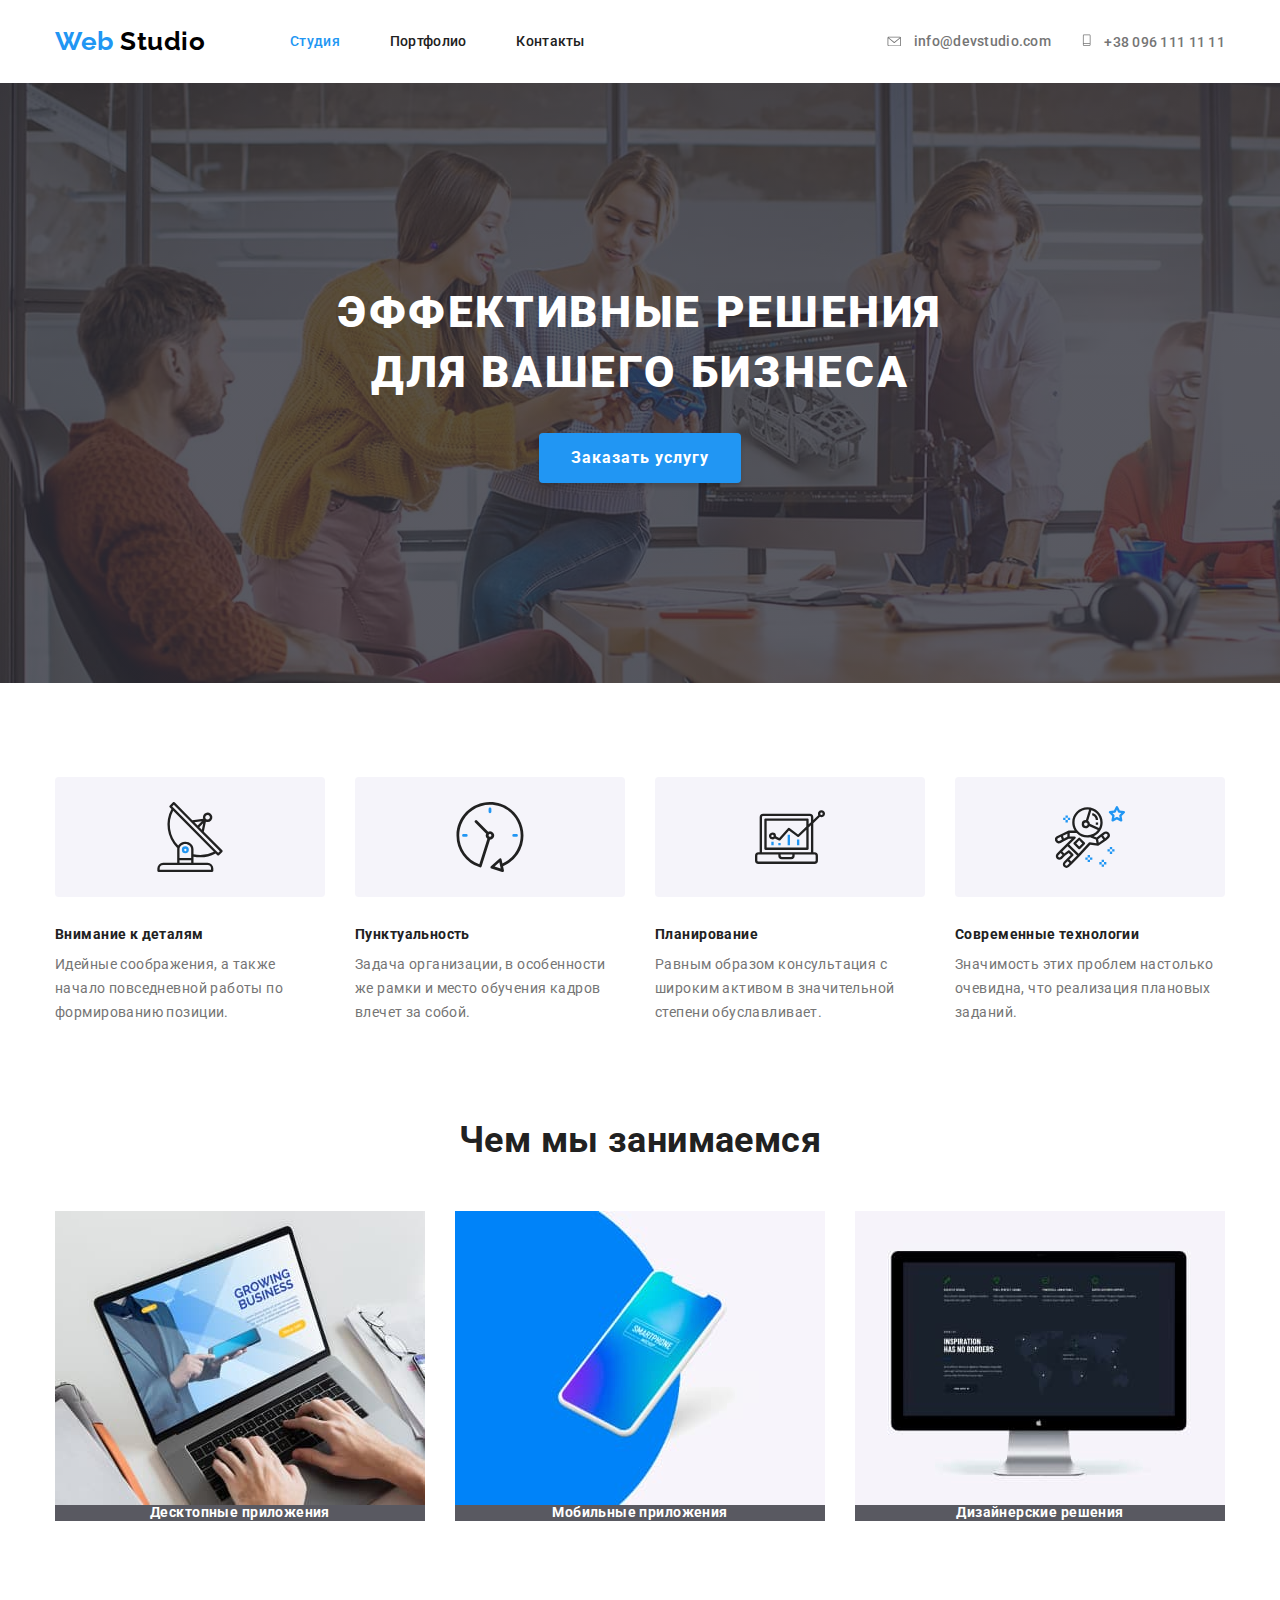
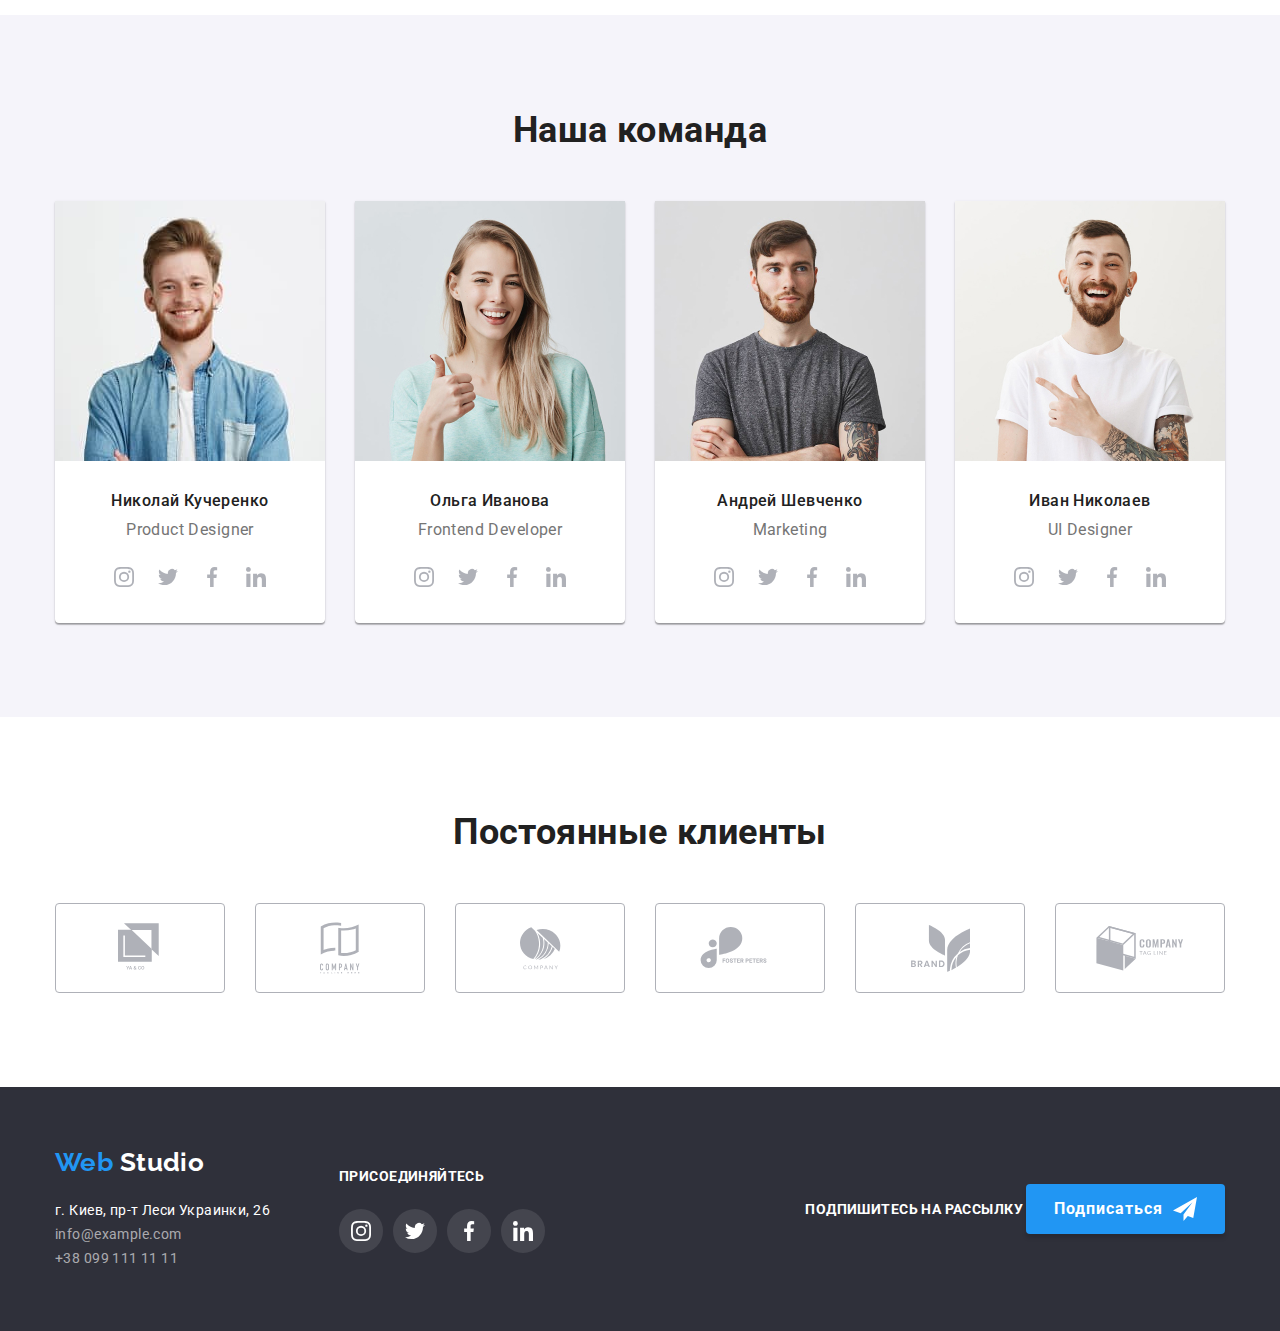
<file: index.html>
<!DOCTYPE html>
<html lang="ru">
  <head>
    <meta charset="UTF-8" />
    <meta name="viewport" content="width=device-width, initial-scale=1.0" />
    <title>Web Studio</title>
    <link
      href="https://fonts.googleapis.com/css2?family=Raleway:wght@700&family=Roboto:wght@400;500;700;900&display=swap"
      rel="stylesheet"
    />
    <link
      rel="stylesheet"
      href="https://cdnjs.cloudflare.com/ajax/libs/modern-normalize/0.7.0/modern-normalize.min.css"
    />
    <link rel="stylesheet" href="./css/styles.css" />
  </head>
  <body>
    <!-- Шапка сайта-->
    <header>
      <div class="container">
        <nav class="site-nav">
          <a href="./index.html" class="logo"><span>Web</span> Studio</a>
          <ul class="list">
            <li class="item"><a href="./index.html" class="link current">Студия</a></li>
            <li class="item">
              <a href="./portfolio.html" class="link">Портфолио</a>
            </li>
            <li class="item"><a href="" class="link">Контакты</a></li>
          </ul>
        </nav>

        <ul class="contacts list">
          <li class="mail-item">            
            <a href="mailto:info@example.com" class="link">
              <svg width="16px" height="11px" class="icon-contacts">
                <use href="./images/sprite.svg#icon-logo-mail"></use>
              </svg>
              info@devstudio.com
            </a>
          </li>
          <li class="call-item">            
            <a href="tel:+380991111111" class="link">
              <svg width="10px" height="15px" class="icon-contacts">
                <use href="./images/sprite.svg#icon-call"></use>
              </svg>
              +38 096 111 11 11
            </a>
          </li>
        </ul>
      </div>
    </header>

    <main>
      <!-- Герой-->
      <section>
        <div class="hero hero-list ">
          <h1 class="hero-title">Эффективные решения<br> для вашего бизнеса</h1>
          <a href="" class="hero-button">Заказать услугу</a>
        </div>
      </section>

      <!-- Преимущества-->
      <section class="advantages padding">
        <div class="container">
          <h2 class="visually-hidden">Преимущества</h2>
          <ul class="list">
            <li class="item icon-satellite">
              <h3 class="section-title">Внимание к деталям</h3>
              <p>
                Идейные соображения, а также начало повседневной работы по
                формированию позиции.
              </p>
            </li>
            <li class="item icon-clock">
              <h3 class="section-title">Пунктуальность</h3>
              <p>
                Задача организации, в особенности же рамки и место обучения
                кадров влечет за собой.
              </p>
            </li>
            <li class="item icon-computer">
              <h3 class="section-title">Планирование</h3>
              <p>
                Равным образом консультация с широким активом в значительной
                степени обуславливает.
              </p>
            </li>
            <li class="item icon-astronaut">
              <h3 class="section-title">Современные технологии</h3>
              <p>
                Значимость этих проблем настолько очевидна, что реализация
                плановых заданий.
              </p>
            </li>
          </ul>
        </div>
      </section>

      <!-- Чем мы занимаемся-->
      <section class="section padding">
        <div class="container">
          <h2 class="section-title work">Чем мы занимаемся</h2>
          <ul class="work-list list"> 
            <li class="item">
              <img src="./images/web-studio/desktop.jpg" alt="Десктопные приложения" width="370" height="294" />
              <h3 class="subtitle">Десктопные приложения</h3>
            </li>
            <li class="item">
              <img src="./images/web-studio/mobile.jpg" alt="Мобильные приложения" width="370" height="294" />
              <h3 class="subtitle">Мобильные приложения</h3>
            </li>
            <li class="item">
              <img src="./images/web-studio/design.jpg" alt="Дизайнерские решения" width="370" height="294" />
              <h3 class="subtitle">Дизайнерские решения</h3>
            </li>
          </ul>
        </div>
          </section>
          
          <!-- Наша команда-->
          <section class="section-team padding">
            <div class="container">
            <h2 class="section-title">Наша команда</h2>
            <ul class="list">
              <li class="list-item">
                <img src="./images/web-studio/img-1.jpg" alt="Николай Кучеренко" width="270" height="260" />
                <div class="workman">
                  <h3 class="name">Николай Кучеренко</h3>
                  <p lang="en">Product Designer</p>
                  <ul class="list">
                    <li>
                      <a href="" aria-label="ссылка инстаграм" target="_blank" rel="noreferrer noopener" class="link">
                        <svg width="20px" height="20px" class="social-link">
                          <use href="./images/sprite.svg#icon-instagram"></use>
                        </svg>
                      </a>
                    </li>
                    <li>
                      <a href="" aria-label="ссылка твиттер" target="_blank" rel="noreferrer noopener" class="link">
                        <svg width="20px" height="20px" class="social-link">
                          <use href="./images/sprite.svg#icon-twitter"></use>
                        </svg>
                      </a>
                    </li>
                    <li>
                      <a href="" aria-label="ссылка фейсбук" target="_blank" rel="noreferrer noopener" class="link">
                        <svg width="20px" height="20px" class="social-link">
                          <use href="./images/sprite.svg#icon-facebook"></use>
                        </svg>
                      </a>
                    </li>
                    <li>
                      <a href="" aria-label="ссылка линкедин" target="_blank" rel="noreferrer noopener" class="link">
                        <svg width="20px" height="20px" class="social-link">
                          <use href="./images/sprite.svg#icon-linkedin"></use>
                        </svg>
                      </a>
                    </li>
                  </ul>
                </div>
              </li>
              <li class="list-item">
                <img src="./images/web-studio/img-2.jpg" alt="Ольга Иванова" width="270" height="260" />
                <div class="workman">
                  <h3 class="name">Ольга Иванова</h3>
                  <p lang="en">Frontend Developer</p>
                  <ul class="list">
                    <li>
                      <a href="" aria-label="ссылка инстаграм" target="_blank" rel="noreferrer noopener" class="link">
                        <svg width="20px" height="20px" class="social-link">
                          <use href="./images/sprite.svg#icon-instagram"></use>
                        </svg>
                      </a>
                    </li>
                    <li>
                      <a href="" aria-label="ссылка твиттер" target="_blank" rel="noreferrer noopener" class="link">
                        <svg width="20px" height="20px" class="social-link">
                          <use href="./images/sprite.svg#icon-twitter"></use>
                        </svg>
                      </a>
                    </li>
                    <li>
                      <a href="" aria-label="ссылка фейсбук" target="_blank" rel="noreferrer noopener" class="link">
                        <svg width="20px" height="20px" class="social-link">
                          <use href="./images/sprite.svg#icon-facebook"></use>
                        </svg>
                      </a>
                    </li>
                    <li>
                      <a href="" aria-label="ссылка линкедин" target="_blank" rel="noreferrer noopener" class="link">
                        <svg width="20px" height="20px" class="social-link">
                          <use href="./images/sprite.svg#icon-linkedin"></use>
                        </svg>
                      </a>
                    </li>
                  </ul>
                </div>
              </li>
              <li class="list-item">
                <img src="./images/web-studio/img-3.jpg" alt="Андрей Шевченко" width="270" height="260" />
                <div class="workman">
                  <h3 class="name">Андрей Шевченко</h3>
                  <p lang="en">Marketing</p>
                  <ul class="list">
                    <li>
                      <a href="" aria-label="ссылка инстаграм" target="_blank" rel="noreferrer noopener" class="link">
                        <svg width="20px" height="20px" class="social-link">
                          <use href="./images/sprite.svg#icon-instagram"></use>
                        </svg>
                      </a>
                    </li>
                    <li>
                      <a href="" aria-label="ссылка твиттер" target="_blank" rel="noreferrer noopener" class="link">
                        <svg width="20px" height="20px" class="social-link">
                          <use href="./images/sprite.svg#icon-twitter"></use>
                        </svg>
                      </a>
                    </li>
                    <li>
                      <a href="" aria-label="ссылка фейсбук" target="_blank" rel="noreferrer noopener" class="link">
                        <svg width="20px" height="20px" class="social-link">
                          <use href="./images/sprite.svg#icon-facebook"></use>
                        </svg>
                      </a>
                    </li>
                    <li>
                      <a href="" aria-label="ссылка линкедин" target="_blank" rel="noreferrer noopener" class="link">
                        <svg width="20px" height="20px" class="social-link">
                          <use href="./images/sprite.svg#icon-linkedin"></use>
                        </svg>
                      </a>
                    </li>
                  </ul>
                </div>
              </li>
              <li class="list-item">
                <img src="./images/web-studio/img-4.jpg" alt="Иван Николаев" width="270" height="260" />
                <div class="workman">
                  <h3 class="name">Иван Николаев</h3>
                  <p lang="en">UI Designer</p>
                  <ul class="list">
                    <li>
                      <a href="" aria-label="ссылка инстаграм" target="_blank" rel="noreferrer noopener" class="link">
                        <svg width="20px" height="20px" class="social-link">
                          <use href="./images/sprite.svg#icon-instagram"></use>
                        </svg>
                      </a>
                    </li>
                    <li>
                      <a href="" aria-label="ссылка твиттер" target="_blank" rel="noreferrer noopener" class="link">
                        <svg width="20px" height="20px" class="social-link">
                          <use href="./images/sprite.svg#icon-twitter"></use>
                        </svg>
                      </a>
                    </li>
                    <li>
                      <a href="" aria-label="ссылка фейсбук" target="_blank" rel="noreferrer noopener" class="link">
                        <svg width="20px" height="20px" class="social-link">
                          <use href="./images/sprite.svg#icon-facebook"></use>
                        </svg>
                      </a>
                    </li>
                    <li>
                      <a href="" aria-label="ссылка линкедин" target="_blank" rel="noreferrer noopener" class="link">
                        <svg width="20px" height="20px" class="social-link">
                          <use href="./images/sprite.svg#icon-linkedin"></use>
                        </svg>
                      </a>
                    </li>
                  </ul>
                </div>
              </li>
            </ul>
            </div>
      </section>

      <!-- Постоянные клиенты-->
      <section class="section padding">
        <div class="container clients">
          <h2 class="section-clients">Постоянные клиенты</h2>
          <ul class="list clients-list">
            <li class="list-item">
              <a href="" aria-label="Ссылка компании YA & CO" target="_blank" rel="noreferrer noopener" class="link">
                <svg width="45px" height="50px" class="company-icon">
                  <use href="./images/sprite.svg#icon-logo-1"></use>
                </svg>
              </a>
            </li>
            <li class="list-item">
              <a href="" aria-label="Ссылка компании Tagline Here" target="_blank" rel="noreferrer noopener" class="link">
                <svg width="40px" height="52px" class="company-icon">
                  <use href="./images/sprite.svg#icon-logo-2"></use>
                </svg>
              </a>
            </li>
            <li class="list-item">
              <a href="" aria-label="Ссылка компании" target="_blank" rel="noreferrer noopener" class="link">
                <svg width="41px" height="43px" class="company-icon">
                  <use href="./images/sprite.svg#icon-logo-3"></use>
                </svg>
              </a>
            </li>
            <li class="list-item">
              <a href="" aria-label="Ссылка компании Foster Peters" target="_blank" rel="noreferrer noopener" class="link">
                <svg width="80px" height="42px" class="company-icon">
                  <use href="./images/sprite.svg#icon-logo-4"></use>
                </svg>
              </a>
            </li>
            <li class="list-item">
              <a href="" aria-label="Ссылка компании Brand" target="_blank" rel="noreferrer noopener" class="link">
                <svg width="59px" height="47px" class="company-icon">
                  <use href="./images/sprite.svg#icon-logo-5"></use>
                </svg>
              </a>
            </li>
            <li class="list-item">
              <a href="" aria-label="Ссылка компании Tag Line" target="_blank" rel="noreferrer noopener" class="link">
                <svg width="88px" height="45px" class="company-icon">
                  <use href="./images/sprite.svg#icon-logo-6"></use>
                </svg>
              </a>
            </li>
          </ul>
          </section>
        </div>
    </main>

    <!-- Футер-->
    <footer>
      <div class="container">
        <div class="address">
          <a href="./index.html" class="logo"><span>Web</span> Studio</a>
          <address class="address-list">
            <span>г. Киев, пр-т Леси Украинки, 26</span><br />
            <a href="mailto:info@example.com" class="link">info@example.com</a><br />
            <a href="tel:+380991111111" class="link">+38 099 111 11 11</a><br />
          </address>
        </div>
        <div class="footer-box">
          <b>присоединяйтесь</b>
          <ul class="list">
            <li class="list-item">
              <a href="" aria-label="ссылка инстаграм" 
                target="_blank" rel="noreferrer noopener"
                class="link link-item icon-instagram"></a>
            </li>
            <li class="list-item">
              <a href="" aria-label="ссылка твиттер" 
                target="_blank" rel="noreferrer noopener" 
                class="link link-item icon-twitter "></a>
            </li>
            <li class="list-item">
              <a href="" aria-label="ссылка фейсбук" 
                target="_blank" rel="noreferrer noopener" 
                class="link link-item icon-facebook"></a>
            </li>
            <li class="list-item">
              <a href="" aria-label="ссылка линкедин" 
                target="_blank" rel="noreferrer noopener"
                class="link link-item icon-linkedin"></a>
            </li>
          </ul>
        </div>
        <div class="subscribe">
          <b>Подпишитесь на рассылку</b> 
          <a href="" class="hero-button">
            Подписаться
          </a>                 
        </div>
      </div>
    </footer>
  </body>
</html>
</file>
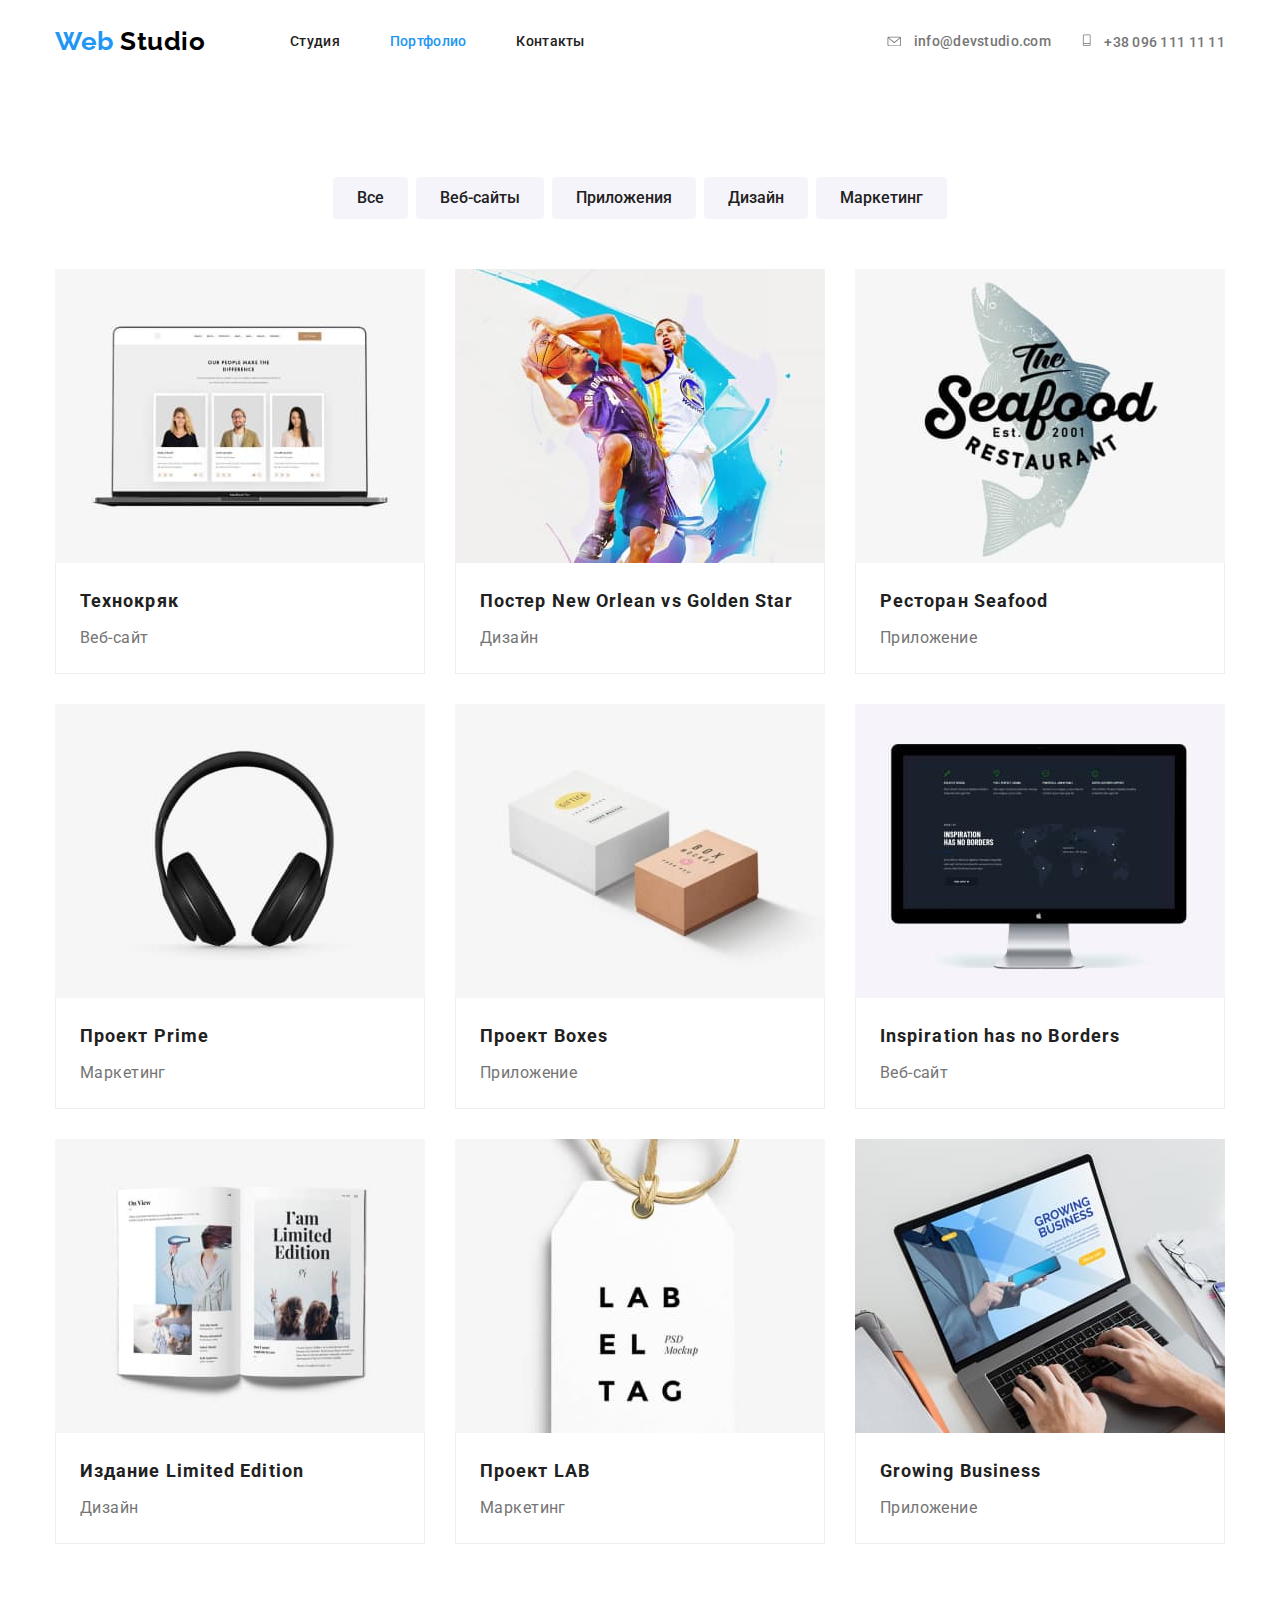
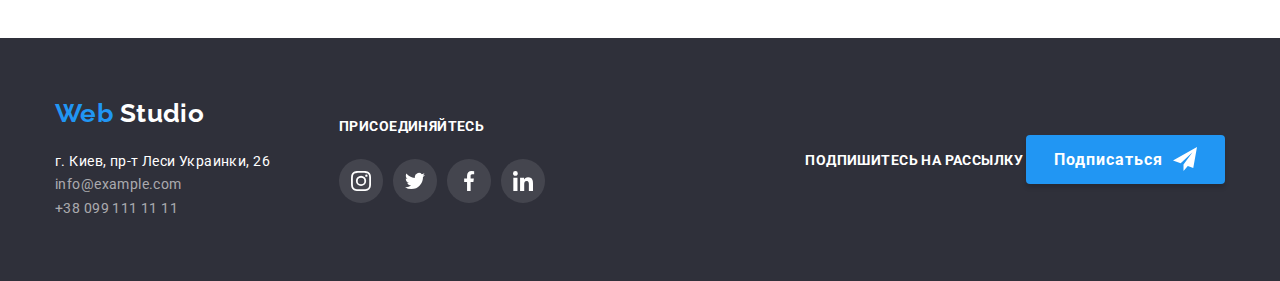
<file: portfolio.html>
<!DOCTYPE html>
<html lang="ru">
  <head>
    <meta charset="UTF-8" />
    <meta name="viewport" content="width=device-width, initial-scale=1.0" />
    <title>Портфолио</title>
    <link
      href="https://fonts.googleapis.com/css2?family=Raleway:wght@700&family=Roboto:wght@400;500;700;900&display=swap"
      rel="stylesheet"
    />
    <link
      rel="stylesheet"
      href="https://cdnjs.cloudflare.com/ajax/libs/modern-normalize/0.7.0/modern-normalize.min.css"
    />
    <link rel="stylesheet" href="./css/styles.css" />
  </head>
  <body>
    <!-- Шапка сайта-->
    <header>
      <div class="container">
        <nav class="site-nav">
          <a href="./index.html" class="logo"><span>Web</span> Studio</a>
          <ul class="list">
            <li class="item"><a href="./index.html" class="link">Студия</a></li>
            <li class="item">
              <a href="./portfolio.html" class="link current">Портфолио</a>
            </li>
            <li class="item"><a href="" class="link">Контакты</a></li>
          </ul>
        </nav>

        <ul class="contacts list">
          <li class="mail-item">
            <a href="mailto:info@example.com" class="link">
              <svg width="16px" height="11px" class="icon-contacts">
                <use href="./images/sprite.svg#icon-logo-mail"></use>
              </svg>
              info@devstudio.com
            </a>
          </li>
          <li class="call-item">
            <a href="tel:+380991111111" class="link">
              <svg width="10px" height="15px" class="icon-contacts">
                <use href="./images/sprite.svg#icon-call"></use>
              </svg>
              +38 096 111 11 11
            </a>
          </li>
        </ul>
      </div>
    </header>

    <!--Портфолио-->
    <main>
      <section class="section-works padding">
        <h1 class="visually-hidden">Наши работы</h1>
        <div class="container">
          <ul class="list-button list">
            <li class="item">
              <button type="button">Все</button>
            </li>
            <li class="item">
              <button type="button">Веб-сайты</button>
            </li>
            <li class="item">
              <button type="button">Приложения</button>
            </li>
            <li class="item">
              <button type="button">Дизайн</button>
            </li>
            <li class="item">
              <button type="button">Маркетинг</button>
            </li>
          </ul>

          <ul class="list-works list">
            <li>
              <a href="">
                <div>
                  <img
                    src="./images/portfolio/portfolio1.jpg"
                    alt="Технокряк"
                    width="370"
                    height="294"
                  />
                  <p class="text visually-hidden">
                    Технокряк это современная площадка распространения
                    коронавируса. Компании используют эту платформу для
                    цифрового шпионажа и атак на защищённые сервера конкурентов.
                  </p>
                </div>
                <div class="list-items">
                  <h2 class="title">Технокряк</h2>
                  <p class="subtitle">Веб-сайт</p>
                </div>
              </a>
            </li>
            <li>
              <a href="">
                <div>
                  <img
                    src="./images/portfolio/portfolio2.jpg"
                    alt="Постер New Orlean vs Golden Star"
                    width="370"
                    height="294"
                  />
                  <p class="text visually-hidden">
                    Технокряк это современная площадка распространения
                    коронавируса. Компании используют эту платформу для
                    цифрового шпионажа и атак на защищённые сервера конкурентов.
                  </p>
                </div>
                <div class="list-items">
                  <h2 class="title">
                    Постер <span lang="en">New Orlean vs Golden Star</span>
                  </h2>
                  <p class="subtitle">Дизайн</p>
                </div>
              </a>
            </li>
            <li>
              <a href="">
                <div>
                  <img
                    src="./images/portfolio/portfolio3.jpg"
                    alt="Ресторан Seafood"
                    width="370"
                    height="294"
                  />
                  <p class="text visually-hidden">
                    Технокряк это современная площадка распространения
                    коронавируса. Компании используют эту платформу для
                    цифрового шпионажа и атак на защищённые сервера конкурентов.
                  </p>
                </div>
                <div class="list-items">
                  <h2 class="title">Ресторан <span lang="en">Seafood</span></h2>
                  <p class="subtitle">Приложение</p>
                </div>
              </a>
            </li>
            <li>
              <a href="">
                <div>
                  <img
                    src="./images/portfolio/portfolio4.jpg"
                    alt="Проект Prime"
                    width="370"
                    height="294"
                  />
                  <p class="text visually-hidden">
                    Технокряк это современная площадка распространения
                    коронавируса. Компании используют эту платформу для
                    цифрового шпионажа и атак на защищённые сервера конкурентов.
                  </p>
                </div>
                <div class="list-items">
                  <h2 class="title">Проект <span lang="en">Prime</span></h2>
                  <p class="subtitle">Маркетинг</p>
                </div>
              </a>
            </li>
            <li>
              <a href="">
                <div>
                  <img
                    src="./images/portfolio/portfolio5.jpg"
                    alt="Проект Boxes"
                    width="370"
                    height="294"
                  />
                  <p class="text visually-hidden">
                    Технокряк это современная площадка распространения
                    коронавируса. Компании используют эту платформу для
                    цифрового шпионажа и атак на защищённые сервера конкурентов.
                  </p>
                </div>
                <div class="list-items">
                  <h2 class="title">Проект <span lang="en">Boxes</span></h2>
                  <p class="subtitle">Приложение</p>
                </div>
              </a>
            </li>
            <li>
              <a href="">
                <div>
                  <img
                    src="./images/portfolio/portfolio6.jpg"
                    alt="Inspiration has no Borders"
                    width="370"
                    height="294"
                  />
                  <p class="text visually-hidden">
                    Технокряк это современная площадка распространения
                    коронавируса. Компании используют эту платформу для
                    цифрового шпионажа и атак на защищённые сервера конкурентов.
                  </p>
                </div>
                <div class="list-items">
                  <h2 lang="en" class="title">Inspiration has no Borders</h2>
                  <p class="subtitle">Веб-сайт</p>
                </div>
              </a>
            </li>
            <li>
              <a href="">
                <div>
                  <img
                    src="./images/portfolio/portfolio7.jpg"
                    alt="Издание Limited Edition"
                    width="370"
                    height="294"
                  />
                  <p class="text visually-hidden">
                    Технокряк это современная площадка распространения
                    коронавируса. Компании используют эту платформу для
                    цифрового шпионажа и атак на защищённые сервера конкурентов.
                  </p>
                </div>
                <div class="list-items">
                  <h2 class="title">
                    Издание <span lang="en">Limited Edition</span>
                  </h2>
                  <p class="subtitle">Дизайн</p>
                </div>
              </a>
            </li>
            <li>
              <a href="">
                <div>
                  <img
                    src="./images/portfolio/portfolio8.jpg"
                    alt="Проект LAB"
                    width="370"
                    height="294"
                  />
                  <p class="text visually-hidden">
                    Технокряк это современная площадка распространения
                    коронавируса. Компании используют эту платформу для
                    цифрового шпионажа и атак на защищённые сервера конкурентов.
                  </p>
                </div>
                <div class="list-items">
                  <h2 class="title">Проект <span lang="en">LAB</span></h2>
                  <p class="subtitle">Маркетинг</p>
                </div>
              </a>
            </li>
            <li>
              <a href="">
                <div>
                  <img
                    src="./images/portfolio/portfolio9.jpg"
                    alt="Growing Business"
                    width="370"
                    height="294"
                  />
                  <p class="text visually-hidden">
                    Технокряк это современная площадка распространения
                    коронавируса. Компании используют эту платформу для
                    цифрового шпионажа и атак на защищённые сервера конкурентов.
                  </p>
                </div>
                <div class="list-items">
                  <h2 lang="en" class="title">Growing Business</h2>
                  <p class="subtitle">Приложение</p>
                </div>
              </a>
            </li>
          </ul>
        </div>
      </section>
    </main>

    <!-- Футер-->
    <footer>
      <div class="container">
        <div class="address">
          <a href="./index.html" class="logo"><span>Web</span> Studio</a>
          <address class="address-list">
            <span>г. Киев, пр-т Леси Украинки, 26</span><br />
            <a href="mailto:info@example.com" class="link">info@example.com</a
            ><br />
            <a href="tel:+380991111111" class="link">+38 099 111 11 11</a><br />
          </address>
        </div>
        <div class="footer-box">
          <b>присоединяйтесь</b>
          <ul class="list">
            <li class="list-item">
              <a
                href=""
                aria-label="ссылка инстаграм"
                target="_blank"
                rel="noreferrer noopener"
                class="link link-item icon-instagram"
              ></a>
            </li>
            <li class="list-item">
              <a
                href=""
                aria-label="ссылка твиттер"
                target="_blank"
                rel="noreferrer noopener"
                class="link link-item icon-twitter"
              ></a>
            </li>
            <li class="list-item">
              <a
                href=""
                aria-label="ссылка фейсбук"
                target="_blank"
                rel="noreferrer noopener"
                class="link link-item icon-facebook"
              ></a>
            </li>
            <li class="list-item">
              <a
                href=""
                aria-label="ссылка линкедин"
                target="_blank"
                rel="noreferrer noopener"
                class="link link-item icon-linkedin"
              ></a>
            </li>
          </ul>
        </div>
        <div class="subscribe">
          <b>Подпишитесь на рассылку</b>
          <a href="" class="hero-button">
            Подписаться
          </a>
        </div>
      </div>
    </footer>
  </body>
</html>
</file>
<file: css/styles.css>
html {
  box-sizing: border-box;
}

*,
*::before,
*::after {
  box-sizing: inherit;
}

:root {
  --primary-text-color: #757575;
  --title-text-color: #212121;
  --background-color: #ffffff;
  --accent-color: #2196f3;
}

body {
  margin: 0;

  background-color: var(--background-color);
  color: var(--primary-text-color);
  font-family: Roboto, serif;
  letter-spacing: 0.03em;
  font-size: 14px;
  line-height: 1.71;
}

.visually-hidden {
  position: absolute !important;
  clip: rect(1px 1px 1px 1px);
  /* IE6, IE7 */
  clip: rect(1px, 1px, 1px, 1px);
  padding: 0 !important;
  border: 0 !important;
  height: 1px !important;
  width: 1px !important;
  overflow: hidden;
}

a {
  text-decoration: none;
}

.list {
  padding: 0;
  margin: 0;
  list-style: none;
}

.padding {
  padding-top: 94px;
  padding-bottom: 94px;
}

img {
  display: block;
}

/*logo*/
.site-nav .logo {
  margin-right: 85px;

  color: #000000;
  font-family: Raleway, sans-serif;
  font-weight: 700;
  font-size: 26px;
  line-height: 1.2;
}

.logo:hover {
  color: var(--accent-color);
}

.container {
  width: 1200px;
  margin: 0;
  padding-left: 15px;
  padding-right: 15px;
  margin-left: auto;
  margin-right: auto;
}

/*site-nav*/
.site-nav {
  display: flex;
  align-items: center;
}

.site-nav .item:not(:last-child) {
  margin-right: 50px;
}

.site-nav span,
.logo:focus {
  color: var(--accent-color);
}

.site-nav a {
  color: #212121;
  font-weight: 500;
  font-size: 14px;
  line-height: 1.14;
  letter-spacing: 0.02em;
}

.site-nav .link {
  display: block;
  padding-top: 32px;
  padding-bottom: 32px;
}

.site-nav .link.current {
  color: var(--accent-color);
}

header .link:hover,
header .link:focus {
  color: var(--accent-color);
}

header > div {
  display: flex;
  align-items: center;
}

.contacts,
.site-nav .list {
  display: flex;
}

.contacts .link {
  padding-top: 32px;
  padding-bottom: 32px;

  color: var(--primary-text-color);
  font-weight: 500;
  font-size: 14px;
  line-height: 1.14;
  letter-spacing: 0.02em;
}

.contacts li:first-child {
  margin-right: 30px;
}
.contacts img {
  margin-right: 10px;
}

.contacts.list > li {
  display: flex;
  align-items: center;
}

.contacts.list {
  margin-left: auto;
}

.icon-contacts {
  fill: currentColor;
  margin-right: 10px;
}

/*hero*/
.hero {
  text-align: center;
  max-width: 1600px;
  height: 600px;
  margin-left: auto;
  margin-right: auto;
  margin: auto;

  background-image: linear-gradient(
      to right,
      rgba(47, 48, 58, 0.8),
      rgba(47, 48, 58, 0.8)
    ),
    url(../images/web-studio/hero.jpg);
}

.hero-list {
  padding: 200px 0px;
}

.hero-title {
  margin-top: 0;
  margin-bottom: 30px;

  color: var(--background-color);
  font-weight: 900;
  font-size: 44px;
  line-height: 1.36;
  letter-spacing: 0.06em;
  text-transform: uppercase;
}

.hero-button {
  display: inline-block;
  border-radius: 4px;
  box-shadow: 0px 4px 4px rgba(0, 0, 0, 0.15);
  padding: 10px 32px;

  background-color: var(--accent-color);
  color: var(--background-color);
  font-weight: 700;
  font-size: 16px;
  line-height: 1.87;
  letter-spacing: 0.06em;
  text-align: center;
}

.hero-button:hover,
.hero-button:focus {
  background-color: var(--background-color);
  color: var(--accent-color);
}

/*Преимущества*/
.advantages .section-title {
  margin-top: 0;
  margin-bottom: 10px;

  color: var(--title-text-color);
  font-weight: 700;
  font-size: 14px;
  line-height: 1.14;
}

.advantages p {
  margin-top: 0;
  margin-bottom: 0;
}

.advantages .item {
  width: 270px;
}

.advantages .item::before {
  display: block;
  content: '';
  height: 120px;
  background-color: #f5f4fa;
  border-radius: 4px;
  background-repeat: no-repeat;
  background-position: center;
  margin-bottom: 30px;
}

.icon-satellite::before {
  background-image: url(../images/satellite.svg);
}

.icon-clock:before {
  background-image: url(../images/clock.svg);
}

.icon-computer:before {
  background-image: url(../images/computer.svg);
}

.icon-astronaut::before {
  background-image: url(../images/astronaut.svg);
}

.advantages .item + .item {
  margin-left: 30px;
}

.advantages .list {
  display: flex;
  align-items: center;
}

.advantages.padding {
  padding-bottom: 0;
}

/*Чем мы занимаемся*/
.section .subtitle {
  margin: 0;

  color: var(--background-color);
  background-color: rgba(47, 48, 58, 0.8);
  font-size: 14px;
  line-height: 1.14;
  font-weight: 700;
  text-align: center;
}

.section .work {
  margin-top: 0;
  margin-bottom: 50px;

  color: var(--title-text-color);
  font-size: 36px;
  line-height: 1.17;
  font-weight: 700;
  text-align: center;
}

.work-list {
  display: flex;
}

.work-list .item + .item {
  margin-left: 30px;
}

/*Наша команда*/
.section-team {
  background-color: #f5f4fa;
}

.section-team .section-title {
  margin-top: 0;
  margin-bottom: 50px;

  color: var(--title-text-color);
  font-weight: 700;
  font-size: 36px;
  line-height: 1.17;
  text-align: center;
}

.section-team .name {
  margin-top: 0;
  margin-bottom: 10px;

  color: var(--title-text-color);
  font-size: 16px;
  line-height: 1.19;
  font-weight: 500;
  text-align: center;
}

.section-team p {
  margin-top: 0;
  margin-bottom: 16px;

  font-weight: 400;
  font-size: 16px;
  line-height: 1.19;
  text-align: center;
}

.section-team .list {
  display: flex;
  justify-content: center;
}

.section-team .list-item {
  width: 270px;
  box-shadow: 0px 2px 1px rgba(0, 0, 0, 0.2), 0px 1px 1px rgba(0, 0, 0, 0.14),
    0px 1px 3px rgba(0, 0, 0, 0.12);
  border-radius: 0px 0px 4px 4px;
  background-color: var(--background-color);
}

.list-item + .list-item {
  margin-left: 30px;
}

.section-team .workman {
  padding: 30px 32px 24px;
}

.section-team .link {
  padding: 12px;
  display: block;
  border-radius: 50%;
  width: 44px;
  height: 44px;
  fill: #afb1b8;
}

.section-team .link:hover,
.section-team .link:focus {
  background-color: var(--accent-color);
  fill: var(--background-color);
}

/*Постоянные клиенты*/
.section .section-clients {
  color: var(--title-text-color);
  font-weight: 700;
  font-size: 36px;
  line-height: 1.17;
  text-align: center;
}

.section-clients {
  margin-top: 0;
  margin-bottom: 50px;
}

.section-clients + .list {
  display: flex;
  justify-content: center;
}

.clients-list .link {
  display: inline-flex;
  justify-content: center;
  align-items: center;
  padding: 0;
  margin: 0;
  width: 170px;
  height: 90px;
  border: 1px solid #afb1b8;
  box-sizing: border-box;
  border-radius: 4px;
  fill: #afb1b8;
}

.clients-list .link:hover,
.clients-list .link:focus {
  border: 1px solid var(--accent-color);
  fill: var(--accent-color);
}

/*Футер*/
footer {
  background-color: #2f303a;
}

footer b {
  color: var(--background-color);
}

footer .logo {
  color: var(--background-color);
  font-family: Raleway, sans-serif;
  font-weight: 700;
  font-size: 26px;
  line-height: 1.2;
}

footer span,
footer .logo:focus {
  color: var(--accent-color);
}

/*Футер адрес*/
footer > div.container {
  padding-top: 60px;
  padding-bottom: 60px;
}

.address-list {
  margin-top: 20px;
}
.address-list > span {
  color: var(--background-color);
}

.address-list .link {
  color: rgba(255, 255, 255, 0.6);
}

.address-list .link:hover,
.address-list .link:focus {
  color: var(--accent-color);
}

footer .address-list {
  font-style: normal;
}

footer b {
  font-weight: 700;
  font-size: 14px;
  line-height: 1.14;
  text-transform: uppercase;
}

.footer-box {
  margin-left: 69px;
}

.footer-box .list {
  margin-top: 20px;
}

footer > div {
  display: flex;
  align-items: center;
}

.footer-box .list-item:not(:first-child) {
  margin-left: 10px;
}
.footer-box .link-item {
  display: block;
  content: '';
  width: 44px;
  height: 44px;
  background-color: rgba(255, 255, 255, 0.1);
  border-radius: 50%;
  background-repeat: no-repeat;
  background-position: center;
}

.icon-instagram {
  background-image: url(../images/instagram.svg);
}

.icon-twitter {
  background-image: url(../images/twitter.svg);
}

.icon-facebook {
  background-image: url(../images/facebook.svg);
}

.icon-linkedin {
  background-image: url(../images/linkedin.svg);
}

.footer-box .link-item:hover,
.footer-box .link-item:focus {
  background-color: var(--accent-color);
}

footer .display {
  display: flex;
}

b + ul {
  display: flex;
}

.subscribe {
  margin-left: auto;
}

.subscribe .hero-button {
  display: inline-flex;
  align-items: center;
  padding: 10px 28px;
}
.subscribe .hero-button::after {
  content: '';
  width: 24px;
  height: 24px;
  margin-left: 10px;

  /* background-color: var(--accent-color); */
  background-image: url(../images/telegram.svg);
}

/*Portfolio*/
.list-button {
  display: flex;
  justify-content: center;
  margin-bottom: 50px;
}

button {
  display: inline-block;
  border-radius: 4px;
  border-color: transparent;
  padding: 6px 22px;

  background-color: #f5f4fa;
  color: var(--title-text-color);
  font-family: inherit;
  font-weight: 500;
  font-size: 16px;
  line-height: 1.62;
  text-align: center;
}

.list-button .item + .item {
  margin-left: 8px;
}

button:hover,
button:focus {
  background-color: var(--accent-color);
  color: var(--background-color);
}

.list-works {
  display: flex;
  flex-wrap: wrap;
}

.list-works li:nth-child(3n) {
  margin-right: 0;
}

.list-works li {
  width: calc((100% - 60px) / 3);
  margin-right: 30px;
  margin-bottom: 30px;
}

.list-works li:nth-last-child(-n + 3) {
  margin-bottom: 0;
}

.list-works .title {
  margin-top: 0;
  margin-bottom: 4px;
  color: var(--title-text-color);
  font-weight: 700;
  font-size: 18px;
  line-height: 2;
  letter-spacing: 0.06em;
}

.list-works .subtitle {
  margin: 0;
  padding: 0;

  color: var(--primary-text-color);
  font-size: 16px;
  line-height: 1.87;
}

.list-works .text {
  margin: 0;
  padding: 0;

  color: var(--background-color);
  background-color: var(--accent-color);
  font-size: 18px;
  line-height: 1.55;
}

.list-works .list-items {
  padding: 20px 24px;
  text-align: left;
  border: 1px solid #eeeeee;
  border-top: 0;
}
</file>
